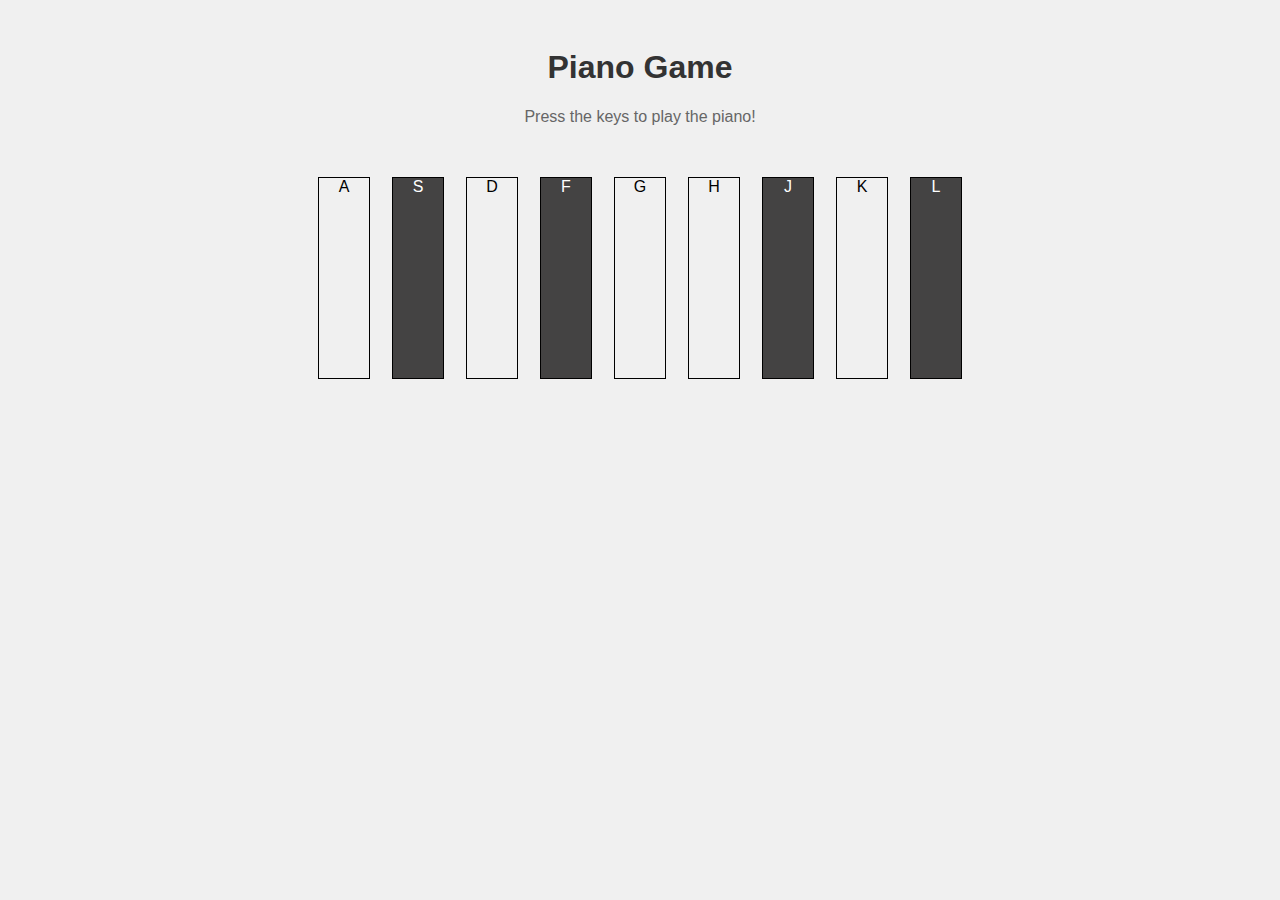
<file: drum-kit-game/index.html>
<!DOCTYPE html>
<html lang="en">

<head>
    <meta charset="UTF-8">
    <meta name="viewport" content="width=device-width, initial-scale=1.0">
    <title>Document</title>
</head>
<script src="script.js"></script>
<style>
    body {
        font-family: Arial, Helvetica, sans-serif;
        background-color: #f0f0f0;
        text-align: center;
        padding: 20px;
    }

    h1 {
        color: #333;
    }

    p {
        color: #666;
    }

    #piano {
        display: flex;
        justify-content: center;
        margin-top: 50px;
        gap: 20px;
    }

    .key {
        width: 50px;
        height: 200px;
        margin: 1px;
        border: 1px solid #000;
        position: relative;
        cursor: pointer;
    }

    .key.black {
        background-color: rgb(68, 67, 67);
        color: white;
    }

    .key.pressed {
        background-color: yellow !important;
        box-shadow: 0 0 15px rgba(255, 255, 0, 0.8);
        transform: scale(1.05);
        transition: all 0.1s ease;
    }
</style>

<body>
    <h1>Piano Game</h1>
    <p>Press the keys to play the piano!</p>
    <div id="piano">
        <div class="key white" id="a" onclick="Asound()">A</div>
        <div class="key black" id="s" onclick="Ssound()">S</div>
        <div class="key white" id="d" onclick="Dsound()">D</div>
        <div class="key black" id="f" onclick="Fsound()">F</div>
        <div class="key white" id="g" onclick="Gsound()">G</div>
        <div class="key white" id="h" onclick="Hsound()">H</div>
        <div class="key black" id="j" onclick="Jsound()">J</div>
        <div class="key white" id="k" onclick="Ksound()">K</div>
        <div class="key black" id="l" onclick="Lsound()">L</div>
</body>

</html>
</file>
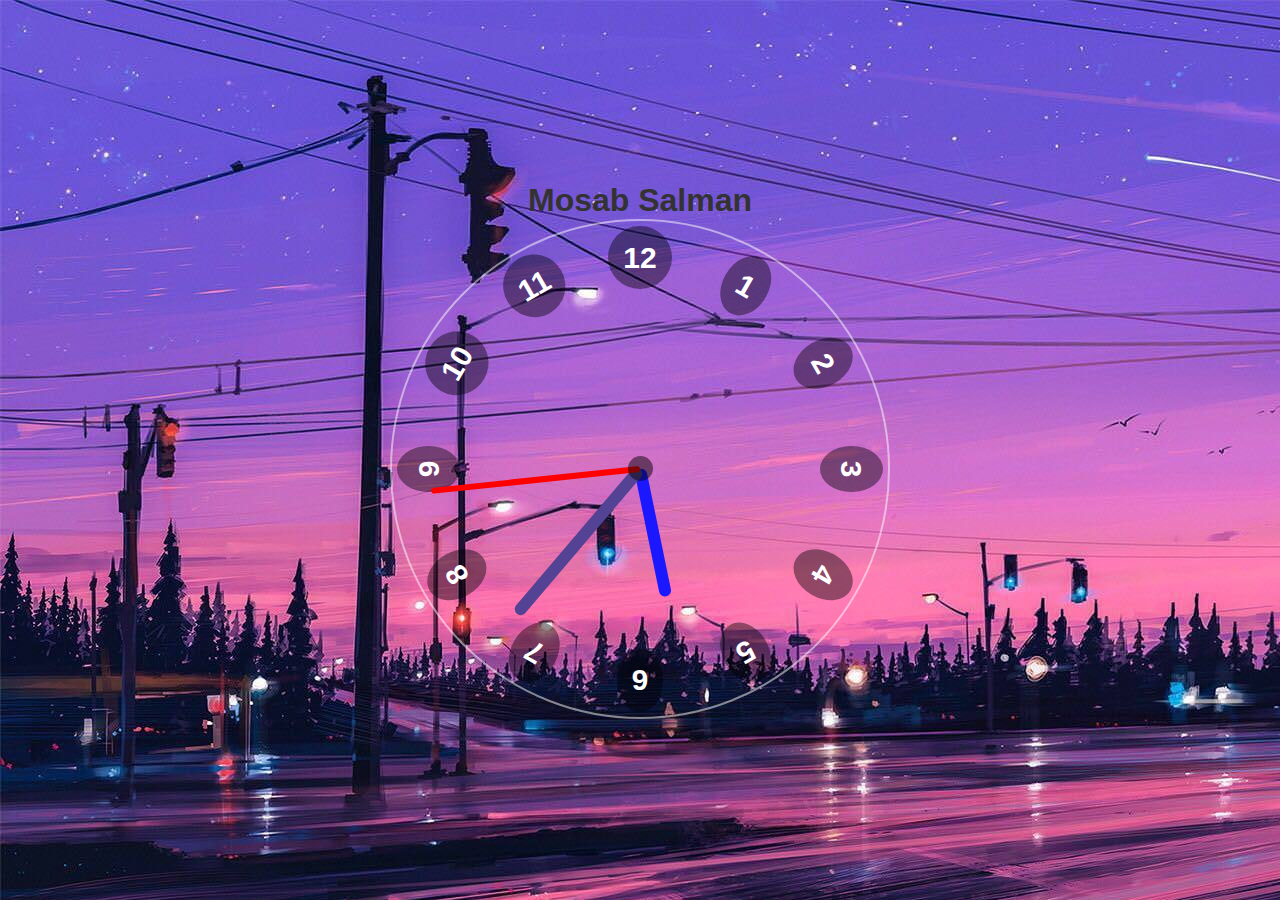
<file: js-clock/index.html>
<!DOCTYPE html>
<html lang="en">

<head>
    <meta charset="UTF-8">
    <meta name="viewport" content="width=device-width, initial-scale=1.0">
    <title>js-Clock</title>
    <link rel="stylesheet" href="style.css">

</head>

<body>
    <h1>Mosab Salman</h1>
    <div class="clock">
        <div class="number" style="--n:1"><b>1</b></div>
        <div class="number" style="--n:2"><b>2</b></div>
        <div class="number" style="--n:3"><b>3</b></div>
        <div class="number" style="--n:4"><b>4</b></div>
        <div class="number" style="--n:5"><b>5</b></div>
        <div class="number" style="--n:6"><b>6</b></div>
        <div class="number" style="--n:7"><b>7</b></div>
        <div class="number" style="--n:8"><b>8</b></div>
        <div class="number" style="--n:9"><b>9</b></div>
        <div class="number" style="--n:10"><b>10</b></div>
        <div class="number" style="--n:11"><b>11</b></div>
        <div class="number" style="--n:12"><b>12</b></div>
        <div class="hour-hand" id="hour-hand"></div>
        <div class="minute-hand" id="minute-hand"></div>
        <div class="second-hand" id="second-hand"></div>
        <div class="center-circle"></div>
    </div>
    <script type="text/javascript" src="script.js"></script>
</body>

</html>
</file>
<file: js-clock/style.css>
* {
    margin: 0;
    padding: 0;
    box-sizing: border-box;
    font-family: 'Segoe UI', 'Segoe UI', Tahoma, Geneva, Verdana, sans-serif;
}

body {
    display: flex;
    justify-content: center;
    flex-direction: column;
    align-items: center;
    height: 100vh;
    background-image: url("assets/00.jpg");
    color: #333;
}

.clock {
    display: flex;
    position: relative;
    justify-content: center;
    align-items: center;
    height: 500px;
    width: 500px;
    color: #fff;
    border-radius: 50%;
    border: 2px solid rgba(255, 255, 255, 0.5);

}

.number {
    position: absolute;
    transform: rotate(calc(30deg * var(--n))); 
    text-align: center;
    inset: 20px;
    font-size: 30px;
}

.number b {
    transform: rotate(calc(-30deg * var(--n)));
    position: inline-block;
    background-color: rgba(0, 0, 0, 0.425);
    border-radius: 50%;
    padding: 15px;
    margin: 5px;
    color: #fff;
}

.center-circle {
    position: absolute;
    width: 25px;
    height: 25px;
    background-color: rgba(3, 3, 3, 0.493);
    border-radius: 50%;
}

.hour-hand,
.minute-hand,
.second-hand {
    --rotate: 0;
    position: absolute;
    left: 50%;
    bottom: 50%;
    background-color: #1b17ff;
    border-radius: 10px;
    transform: translate(-50%) rotate(calc(var(--rotate) * 1deg));
    transform-origin: bottom;
}

.hour-hand {
    position: absolute;
    width: 12px;
    height: 130px;
    background-color: #1b17ff;
    border-radius: 10px;
}

.minute-hand {
    position: absolute;
    width: 12px;
    height: 190px;
    background-color: #544294;
    border-radius: 10px;
}

.second-hand {
    position: absolute;
    width: 6px;
    height: 210px;
    background-color: #ff0000;
    border-radius: 10px;
}
</file>
